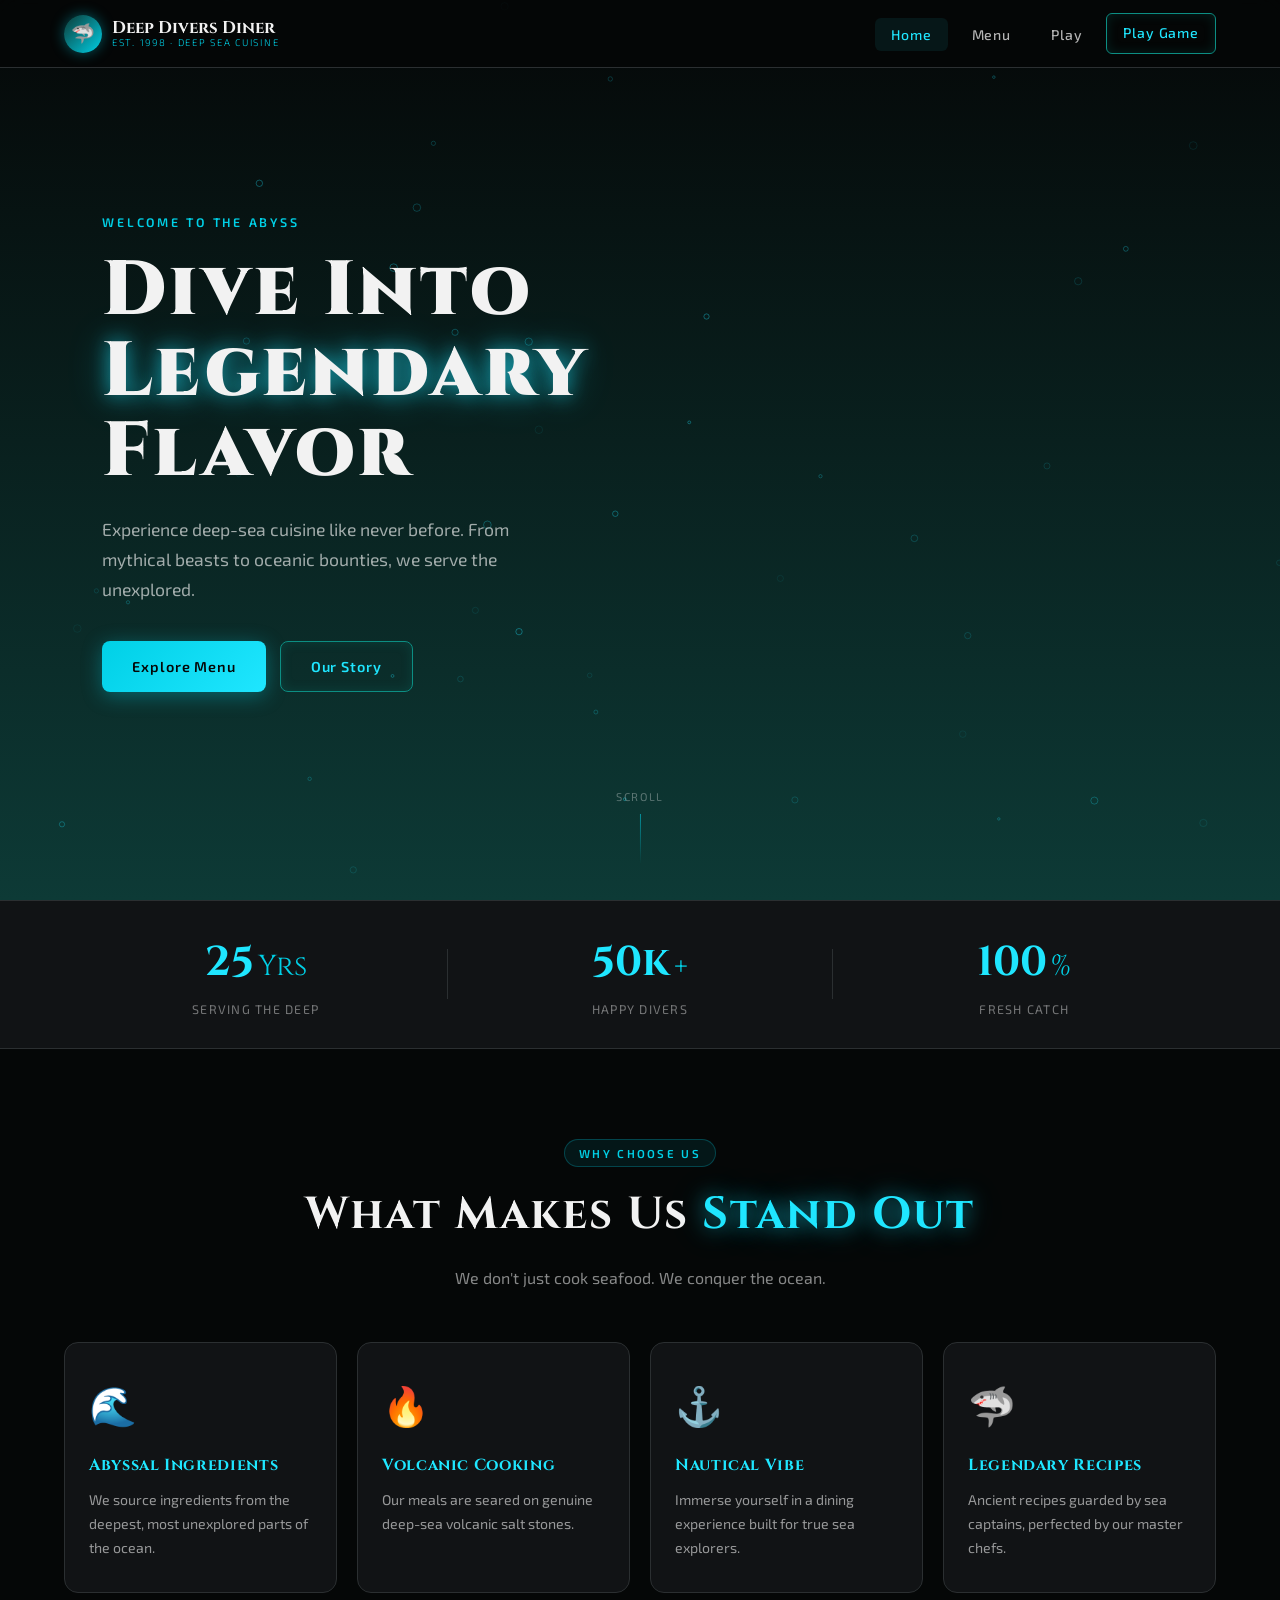
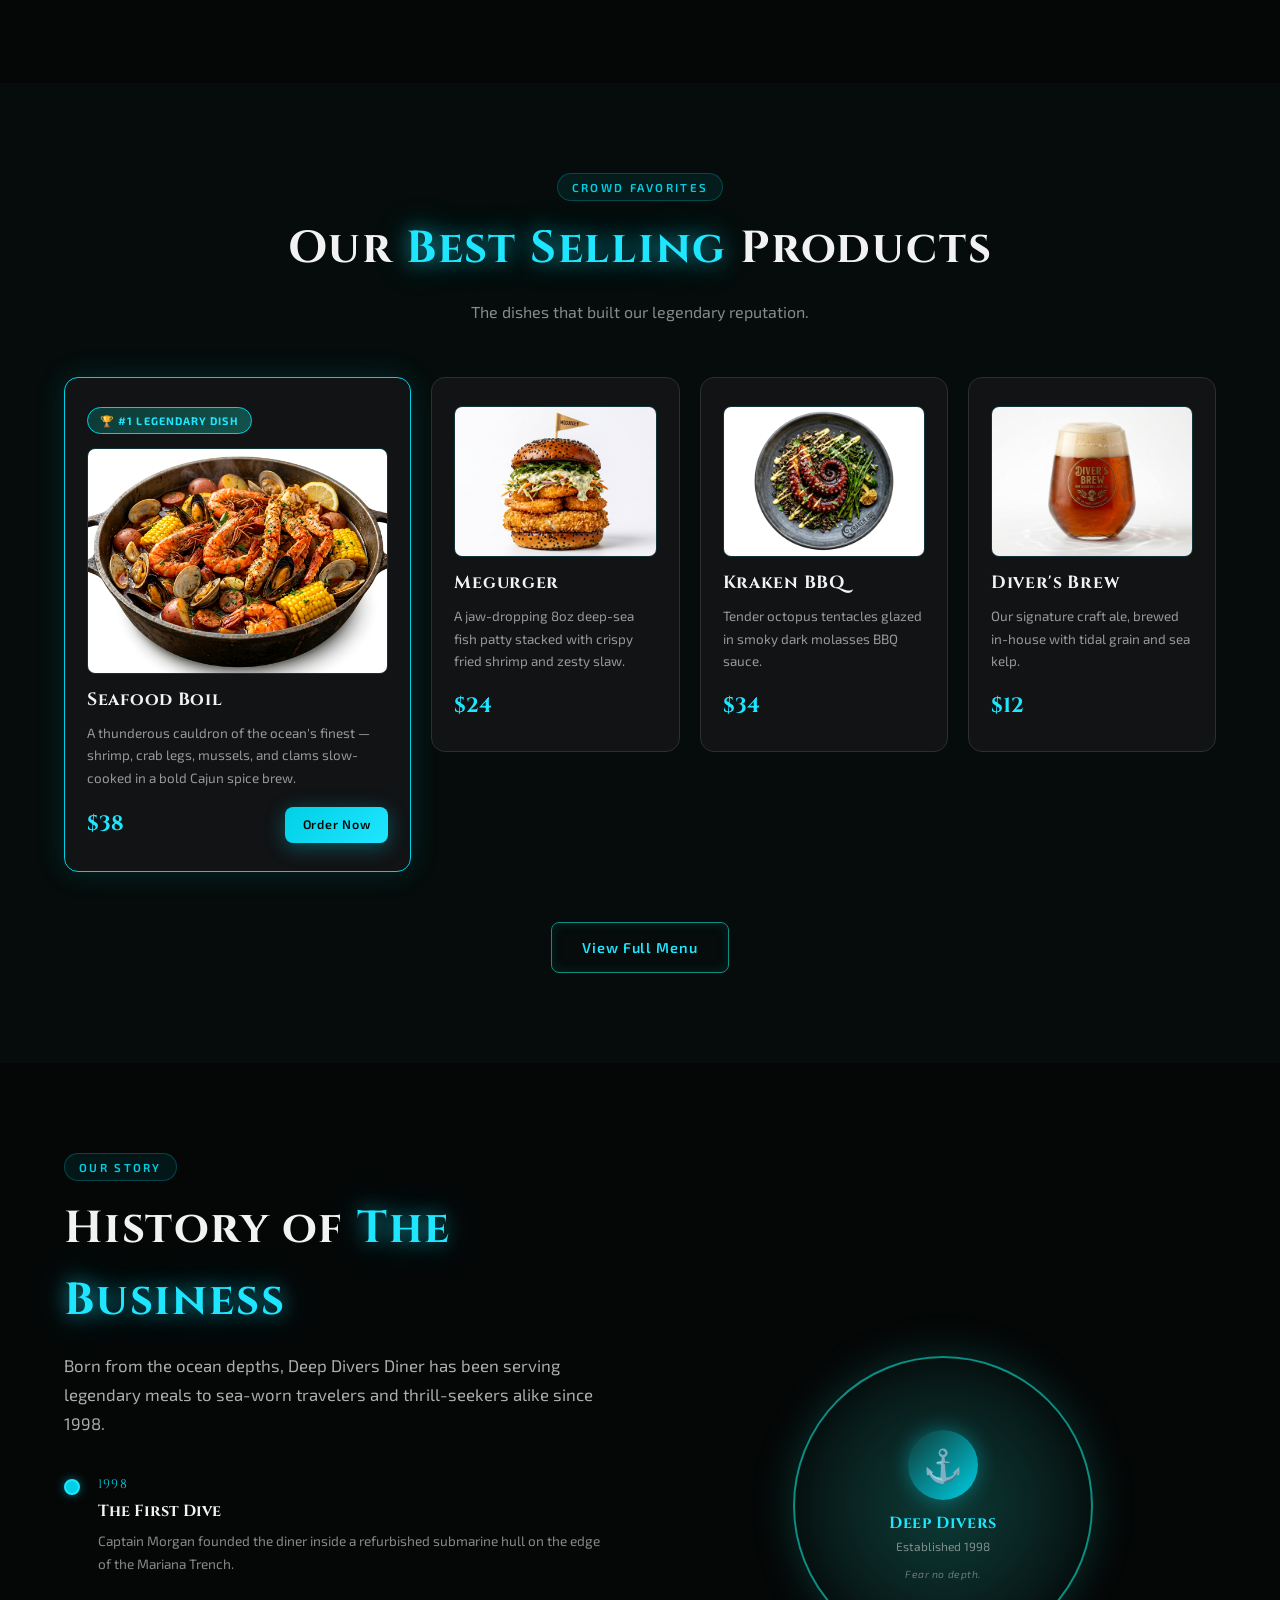
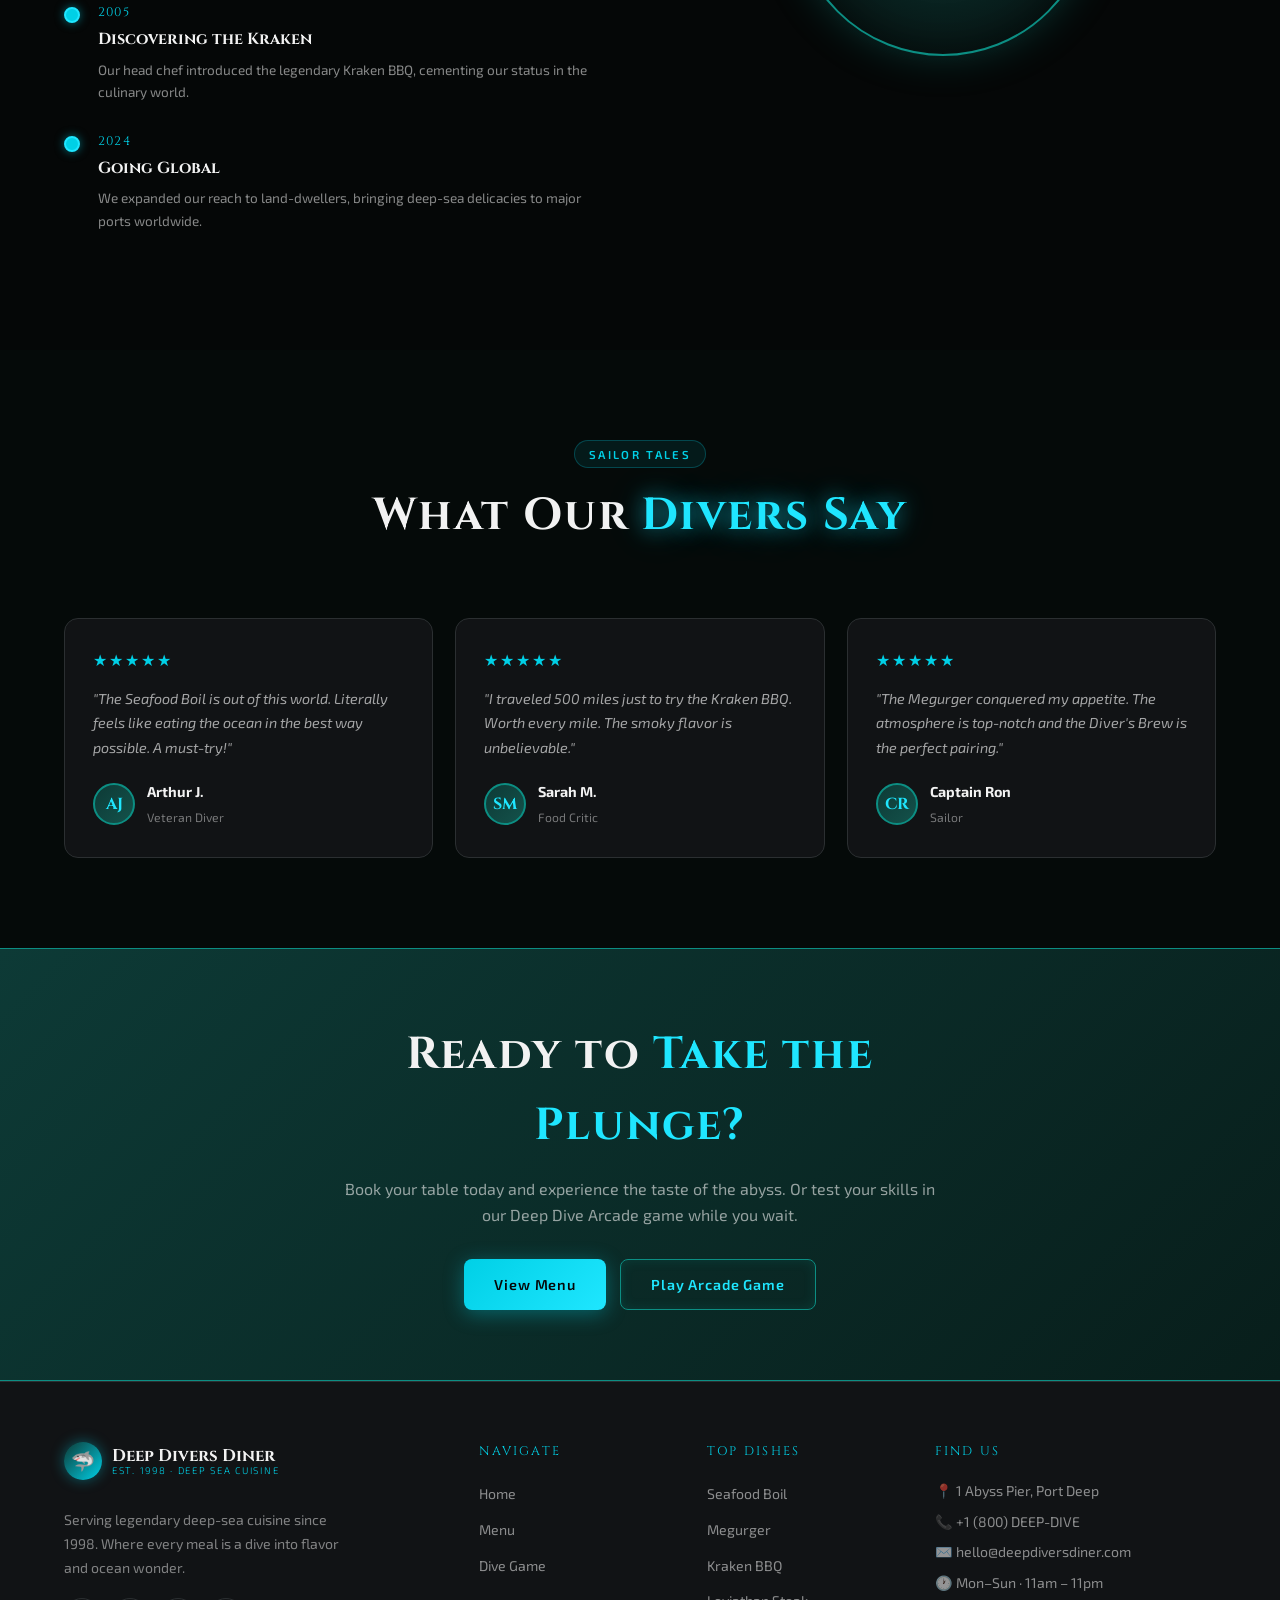
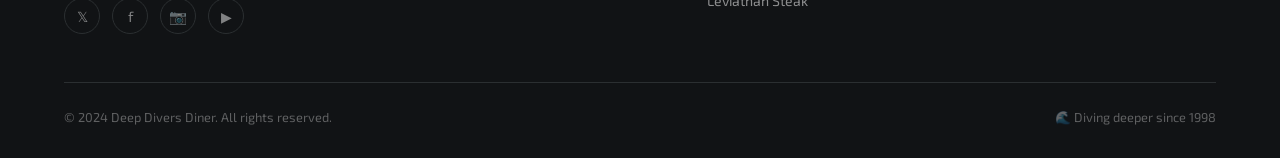
<file: index.html>
<!DOCTYPE html>
<html lang="en">

<head>
    <meta charset="UTF-8" />
    <meta name="viewport" content="width=device-width,initial-scale=1.0" />
    <title>Deep Divers Diner - Home</title>
    <meta name="description"
        content="Welcome to Deep Divers Diner — legendary deep-sea dishes from Seafood Boil to Kraken BBQ and Diver's Brew." />
    <link rel="stylesheet" href="css/style.css" />
    <link rel="stylesheet" href="css/index.css" />
</head>

<body>
    <nav class="navbar" id="navbar">
        <a href="index.html" class="nav-logo">
            <div class="nav-logo-icon">🦈</div>
            <div class="nav-logo-text">Deep Divers Diner<small>Est. 1998 · Deep Sea Cuisine</small></div>
        </a>
        <ul class="nav-links" id="navLinks">
            <li><a href="index.html" class="active">Home</a></li>
            <li><a href="menu.html">Menu</a></li>
            <li><a href="game.html">Play</a></li>
            <li><a href="game.html" class="btn btn-outline nav-cta">Play Game</a></li>
        </ul>
        <div class="nav-hamburger" onclick="document.getElementById('navLinks').classList.toggle('open')">
            <span></span><span></span><span></span>
        </div>
    </nav>
    <!-- HERO SECTION -->
    <section class="hero" id="home" style="padding: 0;">
        <canvas id="heroCanvas"></canvas>
        <div class="hero-content">
            <span class="hero-tag">Welcome to the Abyss</span>
            <h1 class="hero-title">Dive Into <span class="glow-text">Legendary</span> Flavor</h1>
            <p class="hero-sub">Experience deep-sea cuisine like never before. From mythical beasts to oceanic bounties,
                we serve the unexplored.</p>
            <div class="hero-btns">
                <a href="menu.html" class="btn btn-primary">Explore Menu</a>
                <a href="#about" class="btn btn-outline">Our Story</a>
            </div>
        </div>
        <div class="hero-scroll">
            <span>Scroll</span>
            <div class="scroll-line"></div>
        </div>
    </section>
    <!-- STATS BAR -->
    <div class="stats-bar">
        <div class="stat-item">
            <span class="stat-num">25</span>
            <span>Yrs</span>
            <p>Serving the Deep</p>
        </div>
        <div class="stat-divider"></div>
        <div class="stat-item">
            <span class="stat-num">50k</span>
            <span>+</span>
            <p>Happy Divers</p>
        </div>
        <div class="stat-divider"></div>
        <div class="stat-item">
            <span class="stat-num">100</span>
            <span>%</span>
            <p>Fresh Catch</p>
        </div>
    </div>
    <!-- WHY WE STAND OUT -->
    <section id="why-us">
        <div class="section-header"
            style="text-align: center; display: flex; flex-direction: column; align-items: center;">
            <span class="section-tag">Why Choose Us</span>
            <h2 class="section-title">What Makes Us <span class="glow-text">Stand Out</span></h2>
            <p class="section-sub">We don't just cook seafood. We conquer the ocean.</p>
        </div>

        <div class="usp-grid">
            <div class="usp-card glass-card">
                <span class="usp-icon">🌊</span>
                <h3>Abyssal Ingredients</h3>
                <p>We source ingredients from the deepest, most unexplored parts of the ocean.</p>
            </div>
            <div class="usp-card glass-card">
                <span class="usp-icon">🔥</span>
                <h3>Volcanic Cooking</h3>
                <p>Our meals are seared on genuine deep-sea volcanic salt stones.</p>
            </div>
            <div class="usp-card glass-card">
                <span class="usp-icon">⚓</span>
                <h3>Nautical Vibe</h3>
                <p>Immerse yourself in a dining experience built for true sea explorers.</p>
            </div>
            <div class="usp-card glass-card">
                <span class="usp-icon">🦈</span>
                <h3>Legendary Recipes</h3>
                <p>Ancient recipes guarded by sea captains, perfected by our master chefs.</p>
            </div>
        </div>
    </section>
    <!-- BEST SELLERS -->
    <section id="bestsellers" style="background: rgba(13,58,54,0.1);">
        <div class="section-header"
            style="text-align: center; display: flex; flex-direction: column; align-items: center;">
            <span class="section-tag">Crowd Favorites</span>
            <h2 class="section-title">Our <span class="glow-text">Best Selling</span> Products</h2>
            <p class="section-sub">The dishes that built our legendary reputation.</p>
        </div>

        <div class="bs-grid">
            <div class="bs-card glass-card featured">
                <span class="bs-badge">🏆 #1 Legendary Dish</span>
                <img class="bs-photo" src="menu_asset/seafood boil.jpeg" alt="Seafood Boil"/>
                <h3>Seafood Boil</h3>
                <p>A thunderous cauldron of the ocean's finest — shrimp, crab legs, mussels, and clams slow-cooked in a
                    bold Cajun spice brew.</p>
                <div class="bs-footer">
                    <span class="bs-price">$38</span>
                    <a href="menu.html" class="btn btn-primary btn-sm">Order Now</a>
                </div>
            </div>

            <div class="bs-card glass-card">
                <img class="bs-photo" src="menu_asset/megurger.jpeg" alt="Megurger"/>
                <h3>Megurger</h3>
                <p>A jaw-dropping 8oz deep-sea fish patty stacked with crispy fried shrimp and zesty slaw.</p>
                <div class="bs-footer">
                    <span class="bs-price">$24</span>
                </div>
            </div>

            <div class="bs-card glass-card">
                <img class="bs-photo" src="menu_asset/kraken bbq.jpeg" alt="Kraken BBQ"/>
                <h3>Kraken BBQ</h3>
                <p>Tender octopus tentacles glazed in smoky dark molasses BBQ sauce.</p>
                <div class="bs-footer">
                    <span class="bs-price">$34</span>
                </div>
            </div>

            <div class="bs-card glass-card">
                <img class="bs-photo" src="menu_asset/diver brew.jpeg" alt="Diver's Brew"/>
                <h3>Diver's Brew</h3>
                <p>Our signature craft ale, brewed in-house with tidal grain and sea kelp.</p>
                <div class="bs-footer">
                    <span class="bs-price">$12</span>
                </div>
            </div>
        </div>

        <div style="text-align:center; margin-top: 50px;">
            <a href="menu.html" class="btn btn-outline">View Full Menu</a>
        </div>
    </section>
    <!-- HISTORY -->
    <section id="about">
        <div class="history-inner">
            <div>
                <span class="section-tag">Our Story</span>
                <h2 class="section-title">History of <span class="glow-text">The Business</span></h2>
                <p class="history-lead">Born from the ocean depths, Deep Divers Diner has been serving legendary meals
                    to sea-worn travelers and thrill-seekers alike since 1998.</p>

                <div class="timeline">
                    <div class="tl-item">
                        <div class="tl-dot"></div>
                        <div class="tl-content">
                            <span class="tl-year">1998</span>
                            <h4>The First Dive</h4>
                            <p>Captain Morgan founded the diner inside a refurbished submarine hull on the edge of the
                                Mariana Trench.</p>
                        </div>
                    </div>
                    <div class="tl-item">
                        <div class="tl-dot"></div>
                        <div class="tl-content">
                            <span class="tl-year">2005</span>
                            <h4>Discovering the Kraken</h4>
                            <p>Our head chef introduced the legendary Kraken BBQ, cementing our status in the culinary
                                world.</p>
                        </div>
                    </div>
                    <div class="tl-item">
                        <div class="tl-dot"></div>
                        <div class="tl-content">
                            <span class="tl-year">2024</span>
                            <h4>Going Global</h4>
                            <p>We expanded our reach to land-dwellers, bringing deep-sea delicacies to major ports
                                worldwide.</p>
                        </div>
                    </div>
                </div>
            </div>

            <div class="history-visual">
                <div class="history-img-wrap">
                    <div class="history-img-glow"></div>
                    <div class="history-emblem">
                        <div class="emblem-ring">⚓</div>
                        <h3>Deep Divers</h3>
                        <p>Established 1998</p>
                        <span class="emblem-tagline">Fear no depth.</span>
                    </div>
                </div>
            </div>
        </div>
    </section>
    <!-- TESTIMONIALS -->
    <section id="reviews" style="background: rgba(13,58,54,0.05);">
        <div class="section-header"
            style="text-align: center; display: flex; flex-direction: column; align-items: center;">
            <span class="section-tag">Sailor Tales</span>
            <h2 class="section-title">What Our <span class="glow-text">Divers Say</span></h2>
        </div>

        <div class="testi-grid">
            <div class="testi-card glass-card">
                <div class="testi-stars">★★★★★</div>
                <p>"The Seafood Boil is out of this world. Literally feels like eating the ocean in the best way
                    possible. A must-try!"</p>
                <div class="testi-author">
                    <div class="testi-avatar">AJ</div>
                    <div>
                        <strong>Arthur J.</strong>
                        <span>Veteran Diver</span>
                    </div>
                </div>
            </div>
            <div class="testi-card glass-card">
                <div class="testi-stars">★★★★★</div>
                <p>"I traveled 500 miles just to try the Kraken BBQ. Worth every mile. The smoky flavor is
                    unbelievable."</p>
                <div class="testi-author">
                    <div class="testi-avatar">SM</div>
                    <div>
                        <strong>Sarah M.</strong>
                        <span>Food Critic</span>
                    </div>
                </div>
            </div>
            <div class="testi-card glass-card">
                <div class="testi-stars">★★★★★</div>
                <p>"The Megurger conquered my appetite. The atmosphere is top-notch and the Diver's Brew is the perfect
                    pairing."</p>
                <div class="testi-author">
                    <div class="testi-avatar">CR</div>
                    <div>
                        <strong>Captain Ron</strong>
                        <span>Sailor</span>
                    </div>
                </div>
            </div>
        </div>
    </section>
    <!-- CTA -->
    <section class="cta-banner" style="padding: 70px 5%; margin: 0;">
        <div class="cta-inner">
            <h2>Ready to <span>Take the Plunge?</span></h2>
            <p>Book your table today and experience the taste of the abyss. Or test your skills in our Deep Dive Arcade
                game while you wait.</p>
            <div class="cta-btns">
                <a href="menu.html" class="btn btn-primary">View Menu</a>
                <a href="game.html" class="btn btn-outline">Play Arcade Game</a>
            </div>
        </div>
    </section>
    <footer>
        <div class="footer-grid">
            <div class="footer-brand">
                <a href="index.html" class="nav-logo" style="display:inline-flex;margin-bottom:14px;">
                    <div class="nav-logo-icon">🦈</div>
                    <div class="nav-logo-text">Deep Divers Diner<small>Est. 1998 · Deep Sea Cuisine</small></div>
                </a>
                <p>Serving legendary deep-sea cuisine since 1998. Where every meal is a dive into flavor and ocean
                    wonder.</p>
                <div class="footer-socials" style="margin-top:18px;">
                    <a href="#" class="social-btn">𝕏</a><a href="#" class="social-btn">f</a>
                    <a href="#" class="social-btn">📷</a><a href="#" class="social-btn">▶</a>
                </div>
            </div>
            <div>
                <p class="footer-heading">Navigate</p>
                <ul class="footer-links">
                    <li><a href="index.html">Home</a></li>
                    <li><a href="menu.html">Menu</a></li>
                    <li><a href="game.html">Dive Game</a></li>
                </ul>
            </div>
            <div>
                <p class="footer-heading">Top Dishes</p>
                <ul class="footer-links">
                    <li><a href="menu.html">Seafood Boil</a></li>
                    <li><a href="menu.html">Megurger</a></li>
                    <li><a href="menu.html">Kraken BBQ</a></li>
                    <li><a href="menu.html">Leviathan Steak</a></li>
                </ul>
            </div>
            <div>
                <p class="footer-heading">Find Us</p>
                <p class="footer-contact-line">📍 1 Abyss Pier, Port Deep</p>
                <p class="footer-contact-line">📞 +1 (800) DEEP-DIVE</p>
                <p class="footer-contact-line">✉️ hello@deepdiversdiner.com</p>
                <p class="footer-contact-line">🕐 Mon–Sun · 11am – 11pm</p>
            </div>
        </div>
        <div class="footer-bottom">
            <span>© 2024 Deep Divers Diner. All rights reserved.</span>
            <span>🌊 Diving deeper since 1998</span>
        </div>
    </footer>
    <script>
        window.addEventListener('scroll', () => { document.getElementById('navbar').style.background = window.scrollY > 50 ? 'rgba(5,7,7,0.98)' : 'rgba(5,7,7,0.85)'; });
        // Hero canvas animation
        const canvas = document.getElementById('heroCanvas');
        if (canvas) {
            const ctx = canvas.getContext('2d');
            let W, H, bubs = [];
            function rsz() { W = canvas.width = window.innerWidth; H = canvas.height = canvas.parentElement.offsetHeight; }
            rsz(); window.addEventListener('resize', rsz);
            function mkb() { return { x: Math.random() * W, y: H + 10, r: Math.random() * 3 + 1, sp: Math.random() * 0.7 + 0.2, op: Math.random() * 0.3 + 0.05 }; }
            for (let i = 0; i < 50; i++) bubs.push({ ...mkb(), y: Math.random() * H });
            (function loop() {
                const g = ctx.createLinearGradient(0, 0, 0, H);
                g.addColorStop(0, '#050707'); g.addColorStop(1, '#0D3A36');
                ctx.fillStyle = g; ctx.fillRect(0, 0, W, H);
                bubs.forEach((b, i) => {
                    b.y -= b.sp;
                    if (b.y < -5) bubs[i] = mkb();
                    ctx.beginPath();
                    ctx.arc(b.x, b.y, b.r, 0, Math.PI * 2);
                    ctx.strokeStyle = `rgba(31,230,255,${b.op})`;
                    ctx.lineWidth = 1;
                    ctx.stroke();
                });
                requestAnimationFrame(loop);
            })();
        }
    </script>
</body>

</html>
</file>
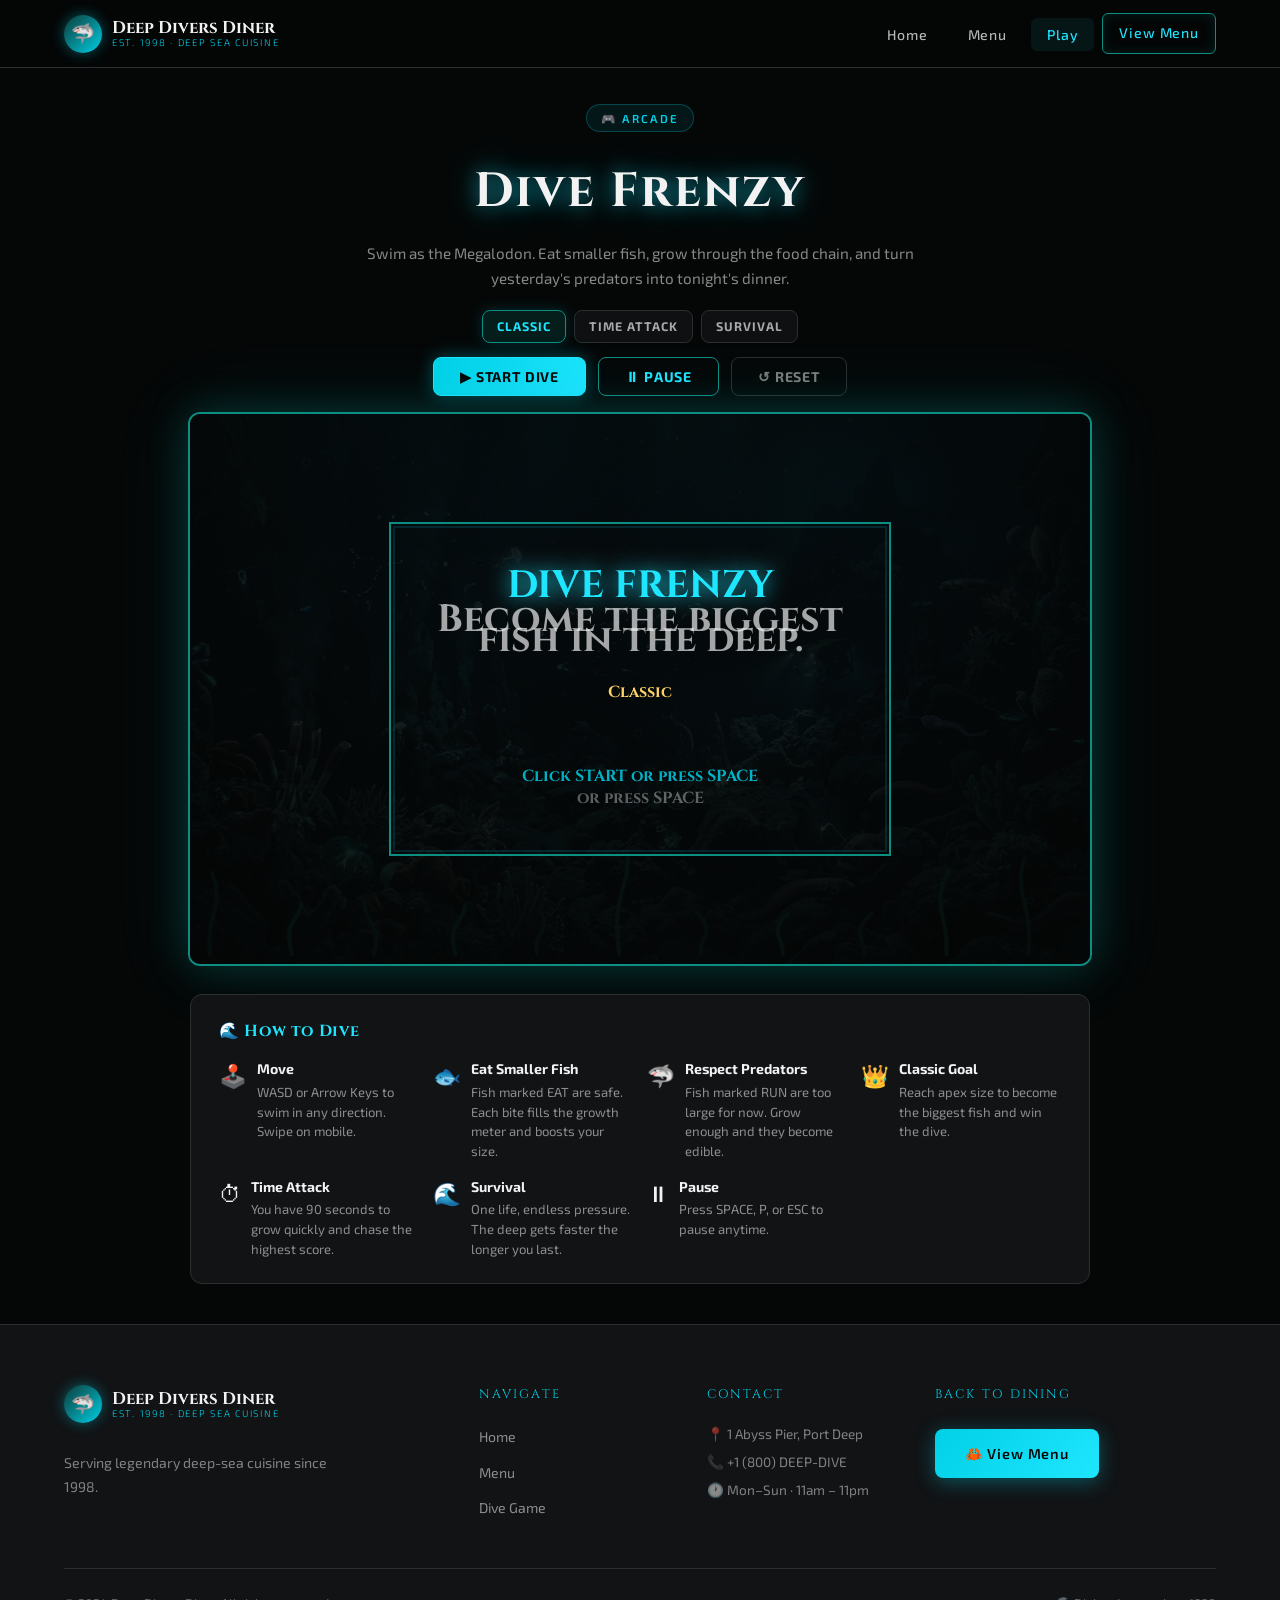
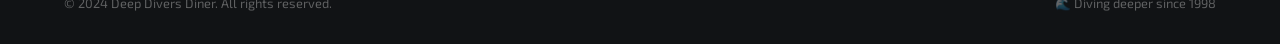
<file: game.html>
<!DOCTYPE html>
<html lang="en">
<head>
<meta charset="UTF-8"/><meta name="viewport" content="width=device-width,initial-scale=1.0"/>
<title>Dive Frenzy – Deep Divers Diner</title>
<meta name="description" content="Play Dive Frenzy — the Deep Divers Diner arcade game. Swim as the Megalodon, eat smaller fish, and survive the deep!"/>
<link rel="stylesheet" href="css/style.css"/>
<style>
.game-page { padding-top:68px; min-height:100vh; background:var(--bg-black); }
.game-header { text-align:center; padding:36px 5% 20px; }
.game-header h1 { font-size:clamp(1.8rem,4vw,3rem); margin:10px 0; }
.game-header p { color:rgba(242,242,242,0.55); font-size:0.95rem; max-width:560px; margin:0 auto; }
.game-wrap {
  display:flex; flex-direction:column; align-items:center;
  padding:0 5% 40px;
}
.game-controls-bar {
  display:flex; gap:12px; margin-bottom:16px; flex-wrap:wrap; justify-content:center;
}
.mode-selector {
  display:flex; gap:8px; flex-wrap:wrap; justify-content:center; margin-bottom:14px;
}
.mode-btn {
  padding:8px 14px; border-radius:8px; border:1px solid var(--gray-border);
  background:rgba(17,19,21,0.82); color:rgba(242,242,242,0.68);
  font-family:'Exo 2',sans-serif; font-size:0.78rem; font-weight:700;
  letter-spacing:0.08em; text-transform:uppercase; cursor:pointer;
  transition:color 0.2s,border-color 0.2s,background 0.2s,box-shadow 0.2s;
}
.mode-btn:hover,
.mode-btn.active {
  color:var(--bright-aqua); border-color:var(--neon-outline);
  background:rgba(12,142,131,0.16); box-shadow:0 0 14px rgba(0,208,230,0.18);
}
.game-btn {
  padding:10px 26px; border-radius:8px; font-family:'Exo 2',sans-serif;
  font-size:0.88rem; font-weight:700; letter-spacing:0.06em;
  cursor:pointer; border:1.5px solid; transition:all 0.2s;
}
.game-btn-start { background:linear-gradient(135deg,#00D0E6,#1FE6FF); color:#050707; border-color:#1FE6FF; box-shadow:0 0 18px rgba(0,208,230,0.35); }
.game-btn-start:hover { transform:translateY(-2px); box-shadow:0 6px 24px rgba(31,230,255,0.5); }
.game-btn-pause { background:transparent; color:var(--bright-aqua); border-color:var(--neon-outline); }
.game-btn-pause:hover { background:rgba(12,142,131,0.15); }
.game-btn-reset { background:transparent; color:rgba(242,242,242,0.5); border-color:var(--gray-border); }
.game-btn-reset:hover { border-color:#ff6666; color:#ff9999; }
#gameCanvas {
  border:2px solid var(--neon-outline);
  border-radius:12px;
  box-shadow:0 0 40px rgba(12,142,131,0.3), 0 0 80px rgba(0,208,230,0.1);
  max-width:100%;
  cursor:none;
  display:block;
}
.game-instructions {
  margin-top:28px;
  background:var(--dark-panel);
  border:1px solid var(--gray-border);
  border-radius:12px;
  padding:24px 28px;
  max-width:900px;
  width:100%;
}
.game-instructions h3 { font-family:'Cinzel',serif; color:var(--bright-aqua); font-size:1rem; margin-bottom:14px; }
.instr-grid { display:grid; grid-template-columns:repeat(auto-fit,minmax(200px,1fr)); gap:14px; }
.instr-item { display:flex; align-items:flex-start; gap:10px; }
.instr-icon { font-size:1.4rem; flex-shrink:0; }
.instr-item p { font-size:0.82rem; color:rgba(242,242,242,0.55); line-height:1.5; }
.instr-item strong { display:block; color:var(--soft-white); font-size:0.88rem; margin-bottom:2px; }
</style>
</head>
<body>

<nav class="navbar" id="navbar">
  <a href="index.html" class="nav-logo">
    <div class="nav-logo-icon">🦈</div>
    <div class="nav-logo-text">Deep Divers Diner<small>Est. 1998 · Deep Sea Cuisine</small></div>
  </a>
  <ul class="nav-links" id="navLinks">
    <li><a href="index.html">Home</a></li>
    <li><a href="menu.html">Menu</a></li>
    <li><a href="game.html" class="active">Play</a></li>
    <li><a href="menu.html" class="btn btn-outline nav-cta">View Menu</a></li>
  </ul>
  <div class="nav-hamburger" onclick="document.getElementById('navLinks').classList.toggle('open')">
    <span></span><span></span><span></span>
  </div>
</nav>

<div class="game-page">
  <div class="game-header">
    <span class="section-tag">🎮 Arcade</span>
    <h1><span class="glow-text">Dive Frenzy</span></h1>
    <p>Swim as the Megalodon. Eat smaller fish, grow through the food chain, and turn yesterday's predators into tonight's dinner.</p>
  </div>

  <div class="game-wrap">
    <div class="mode-selector" aria-label="Game modes">
      <button class="mode-btn active" data-mode="classic" onclick="setGameMode('classic')">Classic</button>
      <button class="mode-btn" data-mode="timeAttack" onclick="setGameMode('timeAttack')">Time Attack</button>
      <button class="mode-btn" data-mode="survival" onclick="setGameMode('survival')">Survival</button>
    </div>
    <div class="game-controls-bar">
      <button class="game-btn game-btn-start" onclick="startGame()">▶ START DIVE</button>
      <button class="game-btn game-btn-pause" onclick="pauseGame()">⏸ PAUSE</button>
      <button class="game-btn game-btn-reset" onclick="resetGame()">↺ RESET</button>
    </div>

    <canvas id="gameCanvas"></canvas>

    <div class="game-instructions">
      <h3>🌊 How to Dive</h3>
      <div class="instr-grid">
        <div class="instr-item"><div class="instr-icon">🕹️</div><div><strong>Move</strong><p>WASD or Arrow Keys to swim in any direction. Swipe on mobile.</p></div></div>
        <div class="instr-item"><div class="instr-icon">🐟</div><div><strong>Eat Smaller Fish</strong><p>Fish marked EAT are safe. Each bite fills the growth meter and boosts your size.</p></div></div>
        <div class="instr-item"><div class="instr-icon">🦈</div><div><strong>Respect Predators</strong><p>Fish marked RUN are too large for now. Grow enough and they become edible.</p></div></div>
        <div class="instr-item"><div class="instr-icon">👑</div><div><strong>Classic Goal</strong><p>Reach apex size to become the biggest fish and win the dive.</p></div></div>
        <div class="instr-item"><div class="instr-icon">⏱</div><div><strong>Time Attack</strong><p>You have 90 seconds to grow quickly and chase the highest score.</p></div></div>
        <div class="instr-item"><div class="instr-icon">🌊</div><div><strong>Survival</strong><p>One life, endless pressure. The deep gets faster the longer you last.</p></div></div>
        <div class="instr-item"><div class="instr-icon">⏸</div><div><strong>Pause</strong><p>Press SPACE, P, or ESC to pause anytime.</p></div></div>
      </div>
    </div>
  </div>
</div>

<footer>
  <div class="footer-grid">
    <div class="footer-brand">
      <a href="index.html" class="nav-logo" style="display:inline-flex;margin-bottom:14px;">
        <div class="nav-logo-icon">🦈</div>
        <div class="nav-logo-text">Deep Divers Diner<small>Est. 1998 · Deep Sea Cuisine</small></div>
      </a>
      <p>Serving legendary deep-sea cuisine since 1998.</p>
    </div>
    <div>
      <p class="footer-heading">Navigate</p>
      <ul class="footer-links">
        <li><a href="index.html">Home</a></li>
        <li><a href="menu.html">Menu</a></li>
        <li><a href="game.html">Dive Game</a></li>
      </ul>
    </div>
    <div>
      <p class="footer-heading">Contact</p>
      <p style="color:rgba(242,242,242,0.5);font-size:0.85rem;margin-bottom:6px;">📍 1 Abyss Pier, Port Deep</p>
      <p style="color:rgba(242,242,242,0.5);font-size:0.85rem;margin-bottom:6px;">📞 +1 (800) DEEP-DIVE</p>
      <p style="color:rgba(242,242,242,0.5);font-size:0.85rem;">🕐 Mon–Sun · 11am – 11pm</p>
    </div>
    <div>
      <p class="footer-heading">Back to Dining</p>
      <a href="menu.html" class="btn btn-primary" style="margin-top:6px;">🦀 View Menu</a>
    </div>
  </div>
  <div class="footer-bottom">
    <span>© 2024 Deep Divers Diner. All rights reserved.</span>
    <span>🌊 Diving deeper since 1998</span>
  </div>
</footer>

<script src="game.js"></script>
<script>
window.addEventListener('scroll',()=>{ document.getElementById('navbar').style.background=window.scrollY>50?'rgba(5,7,7,0.98)':'rgba(5,7,7,0.85)'; });
</script>
</body>
</html>
</file>
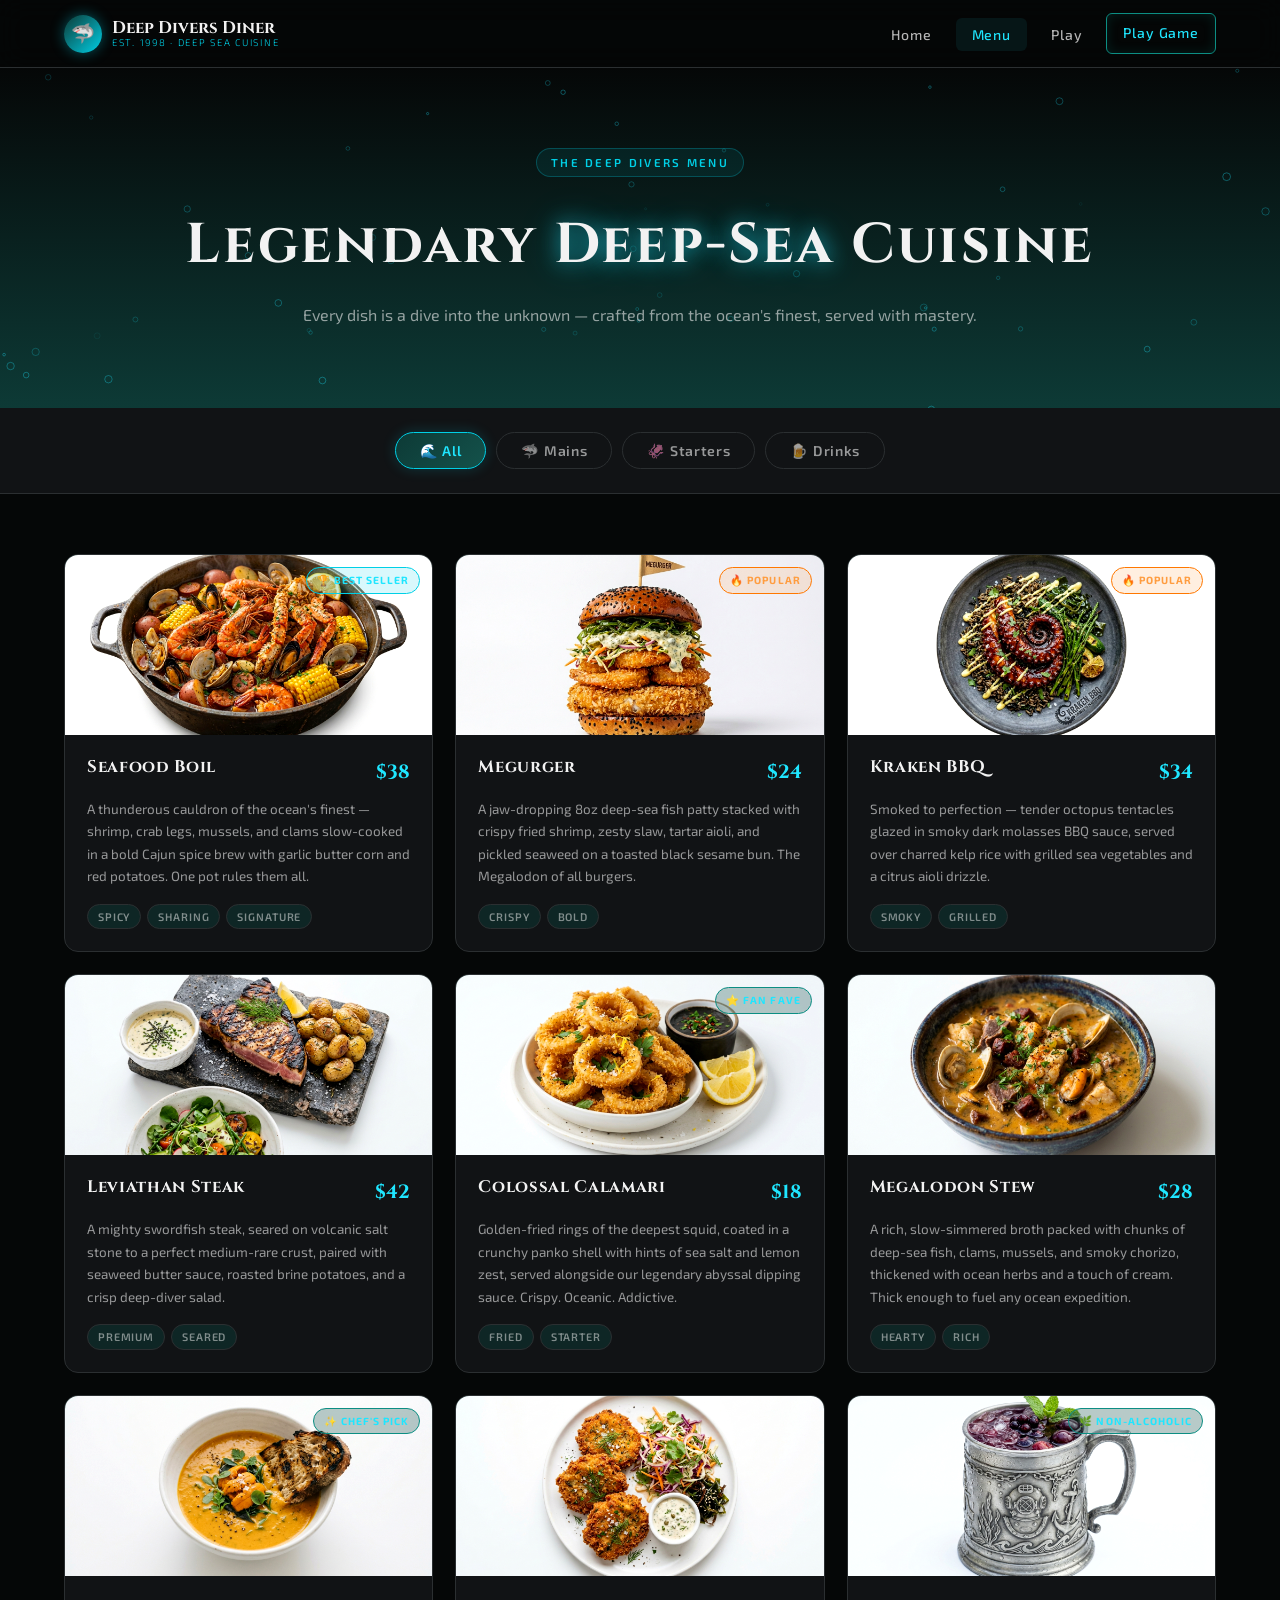
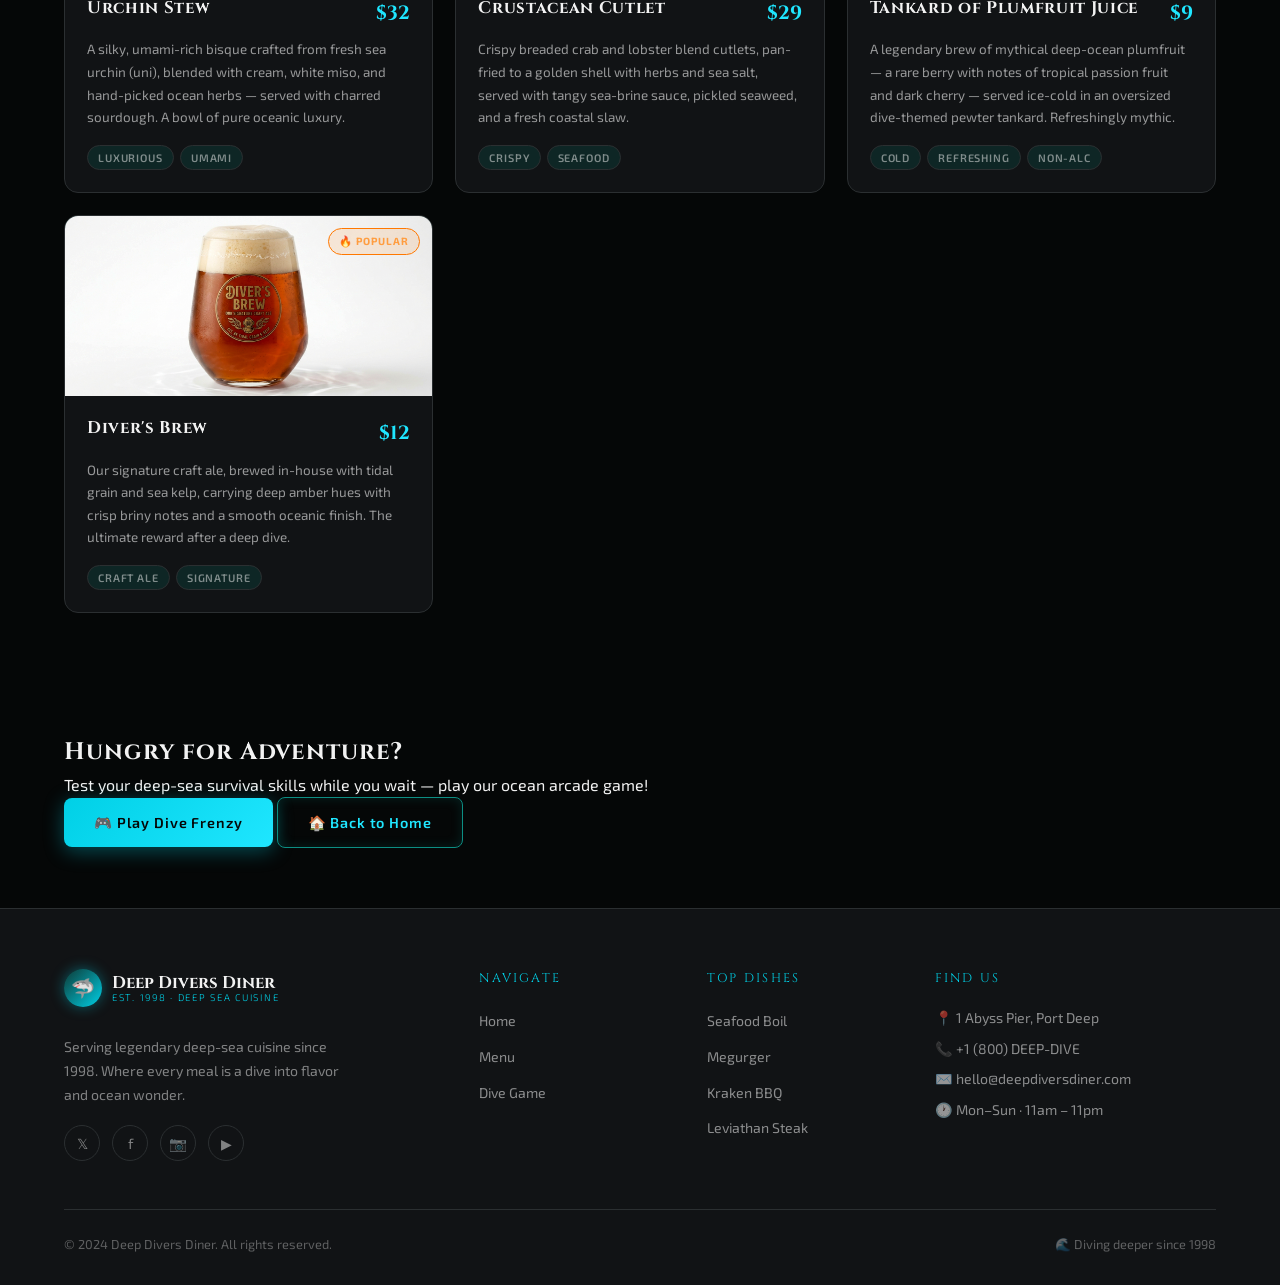
<file: menu.html>
<!DOCTYPE html>
<html lang="en">
<head>
<meta charset="UTF-8"/><meta name="viewport" content="width=device-width,initial-scale=1.0"/>
<title>Menu – Deep Divers Diner</title>
<meta name="description" content="Explore the full Deep Divers Diner menu — legendary deep-sea dishes from Seafood Boil to Kraken BBQ and Diver's Brew."/>
<link rel="stylesheet" href="css/style.css"/>
<link rel="stylesheet" href="css/menu.css"/>
</head>
<body>

<nav class="navbar" id="navbar">
  <a href="index.html" class="nav-logo">
    <div class="nav-logo-icon">🦈</div>
    <div class="nav-logo-text">Deep Divers Diner<small>Est. 1998 · Deep Sea Cuisine</small></div>
  </a>
  <ul class="nav-links" id="navLinks">
    <li><a href="index.html">Home</a></li>
    <li><a href="menu.html" class="active">Menu</a></li>
    <li><a href="game.html">Play</a></li>
    <li><a href="game.html" class="btn btn-outline nav-cta">Play Game</a></li>
  </ul>
  <div class="nav-hamburger" onclick="document.getElementById('navLinks').classList.toggle('open')">
    <span></span><span></span><span></span>
  </div>
</nav>

<!-- PAGE HERO -->
<div class="menu-hero">
  <canvas id="menuCanvas"></canvas>
  <div class="menu-hero-content">
    <span class="section-tag">The Deep Divers Menu</span>
    <h1>Legendary <span class="glow-text">Deep-Sea</span> Cuisine</h1>
    <p>Every dish is a dive into the unknown — crafted from the ocean's finest, served with mastery.</p>
  </div>
</div>

<!-- FILTER TABS -->
<div class="menu-tabs-bar">
  <button class="menu-tab active" onclick="filterMenu('all',this)">🌊 All</button>
  <button class="menu-tab" onclick="filterMenu('mains',this)">🦈 Mains</button>
  <button class="menu-tab" onclick="filterMenu('starters',this)">🦑 Starters</button>
  <button class="menu-tab" onclick="filterMenu('drinks',this)">🍺 Drinks</button>
</div>

<!-- MENU GRID -->
<section class="menu-section">
  <div class="menu-grid" id="menuGrid">

    <div class="menu-card glass-card" data-cat="mains">
      <div class="menu-card-top">
        <img class="menu-photo" src="menu_asset/seafood boil.jpeg" alt="Seafood Boil"/>
        <div class="menu-badge bestseller">🏆 Best Seller</div>
      </div>
      <div class="menu-card-body">
        <div class="menu-card-header">
          <h3>Seafood Boil</h3>
          <span class="menu-price">$38</span>
        </div>
        <p>A thunderous cauldron of the ocean's finest — shrimp, crab legs, mussels, and clams slow-cooked in a bold Cajun spice brew with garlic butter corn and red potatoes. One pot rules them all.</p>
        <div class="menu-tags"><span class="tag">Spicy</span><span class="tag">Sharing</span><span class="tag">Signature</span></div>
      </div>
    </div>

    <div class="menu-card glass-card" data-cat="mains">
      <div class="menu-card-top">
        <img class="menu-photo" src="menu_asset/megurger.jpeg" alt="Megurger"/>
        <div class="menu-badge popular">🔥 Popular</div>
      </div>
      <div class="menu-card-body">
        <div class="menu-card-header">
          <h3>Megurger</h3>
          <span class="menu-price">$24</span>
        </div>
        <p>A jaw-dropping 8oz deep-sea fish patty stacked with crispy fried shrimp, zesty slaw, tartar aioli, and pickled seaweed on a toasted black sesame bun. The Megalodon of all burgers.</p>
        <div class="menu-tags"><span class="tag">Crispy</span><span class="tag">Bold</span></div>
      </div>
    </div>

    <div class="menu-card glass-card" data-cat="mains">
      <div class="menu-card-top">
        <img class="menu-photo" src="menu_asset/kraken bbq.jpeg" alt="Kraken BBQ"/>
        <div class="menu-badge popular">🔥 Popular</div>
      </div>
      <div class="menu-card-body">
        <div class="menu-card-header">
          <h3>Kraken BBQ</h3>
          <span class="menu-price">$34</span>
        </div>
        <p>Smoked to perfection — tender octopus tentacles glazed in smoky dark molasses BBQ sauce, served over charred kelp rice with grilled sea vegetables and a citrus aioli drizzle.</p>
        <div class="menu-tags"><span class="tag">Smoky</span><span class="tag">Grilled</span></div>
      </div>
    </div>

    <div class="menu-card glass-card" data-cat="mains">
      <div class="menu-card-top">
        <img class="menu-photo" src="menu_asset/leviathan steak.jpeg" alt="Leviathan Steak"/>
      </div>
      <div class="menu-card-body">
        <div class="menu-card-header">
          <h3>Leviathan Steak</h3>
          <span class="menu-price">$42</span>
        </div>
        <p>A mighty swordfish steak, seared on volcanic salt stone to a perfect medium-rare crust, paired with seaweed butter sauce, roasted brine potatoes, and a crisp deep-diver salad.</p>
        <div class="menu-tags"><span class="tag">Premium</span><span class="tag">Seared</span></div>
      </div>
    </div>

    <div class="menu-card glass-card" data-cat="starters">
      <div class="menu-card-top">
        <img class="menu-photo" src="menu_asset/clossal calamari.jpeg" alt="Colossal Calamari"/>
        <div class="menu-badge">⭐ Fan Fave</div>
      </div>
      <div class="menu-card-body">
        <div class="menu-card-header">
          <h3>Colossal Calamari</h3>
          <span class="menu-price">$18</span>
        </div>
        <p>Golden-fried rings of the deepest squid, coated in a crunchy panko shell with hints of sea salt and lemon zest, served alongside our legendary abyssal dipping sauce. Crispy. Oceanic. Addictive.</p>
        <div class="menu-tags"><span class="tag">Fried</span><span class="tag">Starter</span></div>
      </div>
    </div>

    <div class="menu-card glass-card" data-cat="mains">
      <div class="menu-card-top">
        <img class="menu-photo" src="menu_asset/megalodon stew.jpeg" alt="Megalodon Stew"/>
      </div>
      <div class="menu-card-body">
        <div class="menu-card-header">
          <h3>Megalodon Stew</h3>
          <span class="menu-price">$28</span>
        </div>
        <p>A rich, slow-simmered broth packed with chunks of deep-sea fish, clams, mussels, and smoky chorizo, thickened with ocean herbs and a touch of cream. Thick enough to fuel any ocean expedition.</p>
        <div class="menu-tags"><span class="tag">Hearty</span><span class="tag">Rich</span></div>
      </div>
    </div>

    <div class="menu-card glass-card" data-cat="starters">
      <div class="menu-card-top">
        <img class="menu-photo" src="menu_asset/urchin stew.jpeg" alt="Urchin Stew"/>
        <div class="menu-badge">✨ Chef's Pick</div>
      </div>
      <div class="menu-card-body">
        <div class="menu-card-header">
          <h3>Urchin Stew</h3>
          <span class="menu-price">$32</span>
        </div>
        <p>A silky, umami-rich bisque crafted from fresh sea urchin (uni), blended with cream, white miso, and hand-picked ocean herbs — served with charred sourdough. A bowl of pure oceanic luxury.</p>
        <div class="menu-tags"><span class="tag">Luxurious</span><span class="tag">Umami</span></div>
      </div>
    </div>

    <div class="menu-card glass-card" data-cat="mains">
      <div class="menu-card-top">
        <img class="menu-photo" src="menu_asset/crustacean cutlet.jpeg" alt="Crustacean Cutlet"/>
      </div>
      <div class="menu-card-body">
        <div class="menu-card-header">
          <h3>Crustacean Cutlet</h3>
          <span class="menu-price">$29</span>
        </div>
        <p>Crispy breaded crab and lobster blend cutlets, pan-fried to a golden shell with herbs and sea salt, served with tangy sea-brine sauce, pickled seaweed, and a fresh coastal slaw.</p>
        <div class="menu-tags"><span class="tag">Crispy</span><span class="tag">Seafood</span></div>
      </div>
    </div>

    <div class="menu-card glass-card" data-cat="drinks">
      <div class="menu-card-top">
        <img class="menu-photo" src="menu_asset/tankard of plumfruit juice.jpeg" alt="Tankard of Plumfruit Juice"/>
        <div class="menu-badge">🌿 Non-Alcoholic</div>
      </div>
      <div class="menu-card-body">
        <div class="menu-card-header">
          <h3>Tankard of Plumfruit Juice</h3>
          <span class="menu-price">$9</span>
        </div>
        <p>A legendary brew of mythical deep-ocean plumfruit — a rare berry with notes of tropical passion fruit and dark cherry — served ice-cold in an oversized dive-themed pewter tankard. Refreshingly mythic.</p>
        <div class="menu-tags"><span class="tag">Cold</span><span class="tag">Refreshing</span><span class="tag">Non-Alc</span></div>
      </div>
    </div>

    <div class="menu-card glass-card" data-cat="drinks">
      <div class="menu-card-top">
        <img class="menu-photo" src="menu_asset/diver brew.jpeg" alt="Diver's Brew"/>
        <div class="menu-badge popular">🔥 Popular</div>
      </div>
      <div class="menu-card-body">
        <div class="menu-card-header">
          <h3>Diver's Brew</h3>
          <span class="menu-price">$12</span>
        </div>
        <p>Our signature craft ale, brewed in-house with tidal grain and sea kelp, carrying deep amber hues with crisp briny notes and a smooth oceanic finish. The ultimate reward after a deep dive.</p>
        <div class="menu-tags"><span class="tag">Craft Ale</span><span class="tag">Signature</span></div>
      </div>
    </div>

  </div>
</section>

<!-- CTA -->
<section class="cta-banner" style="padding:60px 5%;">
  <div class="cta-inner">
    <h2>Hungry for <span>Adventure?</span></h2>
    <p>Test your deep-sea survival skills while you wait — play our ocean arcade game!</p>
    <div class="cta-btns">
      <a href="game.html" class="btn btn-primary">🎮 Play Dive Frenzy</a>
      <a href="index.html" class="btn btn-outline">🏠 Back to Home</a>
    </div>
  </div>
</section>

<footer>
  <div class="footer-grid">
    <div class="footer-brand">
      <a href="index.html" class="nav-logo" style="display:inline-flex;margin-bottom:14px;">
        <div class="nav-logo-icon">🦈</div>
        <div class="nav-logo-text">Deep Divers Diner<small>Est. 1998 · Deep Sea Cuisine</small></div>
      </a>
      <p>Serving legendary deep-sea cuisine since 1998. Where every meal is a dive into flavor and ocean wonder.</p>
      <div class="footer-socials" style="margin-top:18px;">
        <a href="#" class="social-btn">𝕏</a><a href="#" class="social-btn">f</a>
        <a href="#" class="social-btn">📷</a><a href="#" class="social-btn">▶</a>
      </div>
    </div>
    <div>
      <p class="footer-heading">Navigate</p>
      <ul class="footer-links">
        <li><a href="index.html">Home</a></li>
        <li><a href="menu.html">Menu</a></li>
        <li><a href="game.html">Dive Game</a></li>
      </ul>
    </div>
    <div>
      <p class="footer-heading">Top Dishes</p>
      <ul class="footer-links">
        <li><a href="#">Seafood Boil</a></li>
        <li><a href="#">Megurger</a></li>
        <li><a href="#">Kraken BBQ</a></li>
        <li><a href="#">Leviathan Steak</a></li>
      </ul>
    </div>
    <div>
      <p class="footer-heading">Find Us</p>
      <p class="footer-contact-line">📍 1 Abyss Pier, Port Deep</p>
      <p class="footer-contact-line">📞 +1 (800) DEEP-DIVE</p>
      <p class="footer-contact-line">✉️ hello@deepdiversdiner.com</p>
      <p class="footer-contact-line">🕐 Mon–Sun · 11am – 11pm</p>
    </div>
  </div>
  <div class="footer-bottom">
    <span>© 2024 Deep Divers Diner. All rights reserved.</span>
    <span>🌊 Diving deeper since 1998</span>
  </div>
</footer>

<script>
window.addEventListener('scroll',()=>{ document.getElementById('navbar').style.background=window.scrollY>50?'rgba(5,7,7,0.98)':'rgba(5,7,7,0.85)'; });

function filterMenu(cat, btn){
  document.querySelectorAll('.menu-tab').forEach(t=>t.classList.remove('active'));
  btn.classList.add('active');
  document.querySelectorAll('.menu-card').forEach(card=>{
    if(cat==='all'||card.dataset.cat===cat){ card.style.display='flex'; setTimeout(()=>card.style.opacity='1',10); }
    else { card.style.opacity='0'; setTimeout(()=>card.style.display='none',300); }
  });
}

// Menu hero canvas
const canvas=document.getElementById('menuCanvas'), ctx=canvas.getContext('2d');
let W,H,bubs=[];
function rsz(){ W=canvas.width=window.innerWidth; H=canvas.height=canvas.parentElement.offsetHeight; }
rsz(); window.addEventListener('resize',rsz);
function mkb(){ return {x:Math.random()*W,y:H+10,r:Math.random()*3+1,sp:Math.random()*0.7+0.2,op:Math.random()*0.3+0.05}; }
for(let i=0;i<50;i++) bubs.push({...mkb(),y:Math.random()*H});
(function loop(){
  const g=ctx.createLinearGradient(0,0,0,H);
  g.addColorStop(0,'#050707'); g.addColorStop(1,'#0D3A36');
  ctx.fillStyle=g; ctx.fillRect(0,0,W,H);
  bubs.forEach((b,i)=>{ b.y-=b.sp; if(b.y<-5)bubs[i]=mkb(); ctx.beginPath(); ctx.arc(b.x,b.y,b.r,0,Math.PI*2); ctx.strokeStyle=`rgba(31,230,255,${b.op})`; ctx.lineWidth=1; ctx.stroke(); });
  requestAnimationFrame(loop);
})();
</script>
</body>
</html>
</file>
<file: css/style.css>
@import url('https://fonts.googleapis.com/css2?family=Cinzel:wght@400;600;700;900&family=Exo+2:ital,wght@0,300;0,400;0,500;0,600;1,400&display=swap');

:root {
  --bg-black: #050707;
  --dark-panel: #111315;
  --deep-teal: #0D3A36;
  --muted-emerald: #14524B;
  --cyan-accent: #00D0E6;
  --bright-aqua: #1FE6FF;
  --soft-white: #F2F2F2;
  --gray-border: #2B2F31;
  --neon-outline: #0C8E83;
}

*, *::before, *::after { margin: 0; padding: 0; box-sizing: border-box; }
html { scroll-behavior: smooth; }
body {
  background-color: var(--bg-black);
  color: var(--soft-white);
  font-family: 'Exo 2', sans-serif;
  overflow-x: hidden;
  line-height: 1.6;
}

/* ── SCROLLBAR ── */
::-webkit-scrollbar { width: 6px; }
::-webkit-scrollbar-track { background: var(--dark-panel); }
::-webkit-scrollbar-thumb { background: var(--neon-outline); border-radius: 4px; }

/* ── TYPOGRAPHY ── */
h1, h2, h3 { font-family: 'Cinzel', serif; letter-spacing: 0.04em; }
.section-tag {
  display: inline-block;
  font-size: 0.72rem;
  font-weight: 600;
  letter-spacing: 0.2em;
  text-transform: uppercase;
  color: var(--cyan-accent);
  background: rgba(0,208,230,0.08);
  border: 1px solid rgba(0,208,230,0.25);
  padding: 4px 14px;
  border-radius: 20px;
  margin-bottom: 12px;
}
.section-title {
  font-size: clamp(1.7rem, 3.5vw, 2.8rem);
  color: var(--soft-white);
  margin-bottom: 14px;
}
.section-title span { color: var(--bright-aqua); }
.section-sub {
  color: rgba(242,242,242,0.55);
  font-size: 1rem;
  max-width: 540px;
}

/* ── NAVBAR ── */
.navbar {
  position: fixed;
  top: 0; left: 0; right: 0;
  z-index: 1000;
  display: flex;
  align-items: center;
  justify-content: space-between;
  padding: 0 5%;
  height: 68px;
  background: rgba(5,7,7,0.85);
  backdrop-filter: blur(14px);
  border-bottom: 1px solid var(--gray-border);
  transition: background 0.3s;
}
.nav-logo {
  display: flex;
  align-items: center;
  gap: 10px;
  text-decoration: none;
}
.nav-logo-icon {
  width: 38px; height: 38px;
  background: linear-gradient(135deg, var(--deep-teal), var(--cyan-accent));
  border-radius: 50%;
  display: flex; align-items: center; justify-content: center;
  font-size: 1.2rem;
  box-shadow: 0 0 14px rgba(0,208,230,0.4);
}
.nav-logo-text {
  font-family: 'Cinzel', serif;
  font-size: 1.05rem;
  font-weight: 700;
  color: var(--soft-white);
  line-height: 1.1;
}
.nav-logo-text small {
  display: block;
  font-family: 'Exo 2', sans-serif;
  font-size: 0.6rem;
  font-weight: 300;
  letter-spacing: 0.18em;
  color: var(--cyan-accent);
  text-transform: uppercase;
}
.nav-links {
  display: flex;
  align-items: center;
  gap: 8px;
  list-style: none;
}
.nav-links a {
  color: rgba(242,242,242,0.75);
  text-decoration: none;
  font-size: 0.88rem;
  font-weight: 500;
  letter-spacing: 0.06em;
  padding: 8px 16px;
  border-radius: 6px;
  transition: color 0.2s, background 0.2s;
}
.nav-links a:hover, .nav-links a.active {
  color: var(--bright-aqua);
  background: rgba(31,230,255,0.07);
}
.nav-cta {
  background: linear-gradient(135deg, var(--deep-teal), var(--muted-emerald));
  border: 1px solid var(--neon-outline);
  color: var(--bright-aqua) !important;
  box-shadow: 0 0 12px rgba(12,142,131,0.3);
}
.nav-cta:hover { box-shadow: 0 0 20px rgba(31,230,255,0.4) !important; }
.nav-hamburger { display: none; flex-direction: column; gap: 5px; cursor: pointer; }
.nav-hamburger span { display: block; width: 24px; height: 2px; background: var(--soft-white); border-radius: 2px; transition: 0.3s; }

/* ── BUTTONS ── */
.btn {
  display: inline-flex;
  align-items: center;
  gap: 8px;
  padding: 13px 30px;
  border-radius: 8px;
  font-family: 'Exo 2', sans-serif;
  font-size: 0.9rem;
  font-weight: 600;
  letter-spacing: 0.06em;
  text-decoration: none;
  cursor: pointer;
  border: none;
  transition: all 0.25s;
}
.btn-primary {
  background: linear-gradient(135deg, var(--cyan-accent), var(--bright-aqua));
  color: #050707;
  box-shadow: 0 4px 20px rgba(0,208,230,0.35);
}
.btn-primary:hover { transform: translateY(-2px); box-shadow: 0 8px 28px rgba(31,230,255,0.5); }
.btn-outline {
  background: transparent;
  color: var(--bright-aqua);
  border: 1.5px solid var(--neon-outline);
  box-shadow: 0 0 12px rgba(12,142,131,0.2) inset;
}
.btn-outline:hover { background: rgba(12,142,131,0.15); border-color: var(--bright-aqua); transform: translateY(-2px); }

/* ── SECTIONS ── */
section { padding: 90px 5%; }
.section-header { margin-bottom: 52px; }

/* ── CARDS ── */
.glass-card {
  background: var(--dark-panel);
  border: 1px solid var(--gray-border);
  border-radius: 14px;
  transition: transform 0.3s, box-shadow 0.3s, border-color 0.3s;
}
.glass-card:hover {
  transform: translateY(-5px);
  box-shadow: 0 12px 40px rgba(0,208,230,0.12);
  border-color: var(--neon-outline);
}

/* ── DIVIDER ── */
.divider {
  width: 60px; height: 3px;
  background: linear-gradient(90deg, var(--cyan-accent), var(--bright-aqua));
  border-radius: 2px;
  margin: 16px 0 20px;
}

/* ── FOOTER ── */
footer {
  background: var(--dark-panel);
  border-top: 1px solid var(--gray-border);
  padding: 60px 5% 30px;
}
.footer-grid {
  display: grid;
  grid-template-columns: 2fr 1fr 1fr 1.5fr;
  gap: 40px;
  margin-bottom: 48px;
}
.footer-brand p {
  color: rgba(242,242,242,0.5);
  font-size: 0.88rem;
  margin-top: 14px;
  max-width: 280px;
  line-height: 1.7;
}
.footer-heading {
  font-family: 'Cinzel', serif;
  font-size: 0.78rem;
  letter-spacing: 0.18em;
  text-transform: uppercase;
  color: var(--cyan-accent);
  margin-bottom: 18px;
}
.footer-links { list-style: none; display: flex; flex-direction: column; gap: 10px; }
.footer-links a {
  color: rgba(242,242,242,0.55);
  text-decoration: none;
  font-size: 0.88rem;
  transition: color 0.2s;
}
.footer-links a:hover { color: var(--bright-aqua); }
.footer-contact p {
  color: rgba(242,242,242,0.55);
  font-size: 0.88rem;
  display: flex; align-items: flex-start; gap: 10px;
  margin-bottom: 10px;
}
.footer-contact-line { color:rgba(242,242,242,0.55); font-size:0.88rem; margin-bottom:8px; display:block; }
.footer-bottom {
  border-top: 1px solid var(--gray-border);
  padding-top: 24px;
  display: flex;
  justify-content: space-between;
  align-items: center;
  color: rgba(242,242,242,0.35);
  font-size: 0.8rem;
}
.footer-socials { display: flex; gap: 12px; }
.social-btn {
  width: 36px; height: 36px;
  border-radius: 50%;
  border: 1px solid var(--gray-border);
  background: transparent;
  color: rgba(242,242,242,0.5);
  display: flex; align-items: center; justify-content: center;
  font-size: 0.9rem;
  cursor: pointer;
  text-decoration: none;
  transition: all 0.2s;
}
.social-btn:hover { border-color: var(--cyan-accent); color: var(--cyan-accent); background: rgba(0,208,230,0.08); }

/* ── GLOW TEXT ── */
.glow-text { text-shadow: 0 0 20px rgba(31,230,255,0.6), 0 0 40px rgba(31,230,255,0.3); }

/* ── ANIMATIONS ── */
@keyframes fadeUp {
  from { opacity: 0; transform: translateY(30px); }
  to { opacity: 1; transform: translateY(0); }
}
@keyframes float {
  0%, 100% { transform: translateY(0px); }
  50% { transform: translateY(-10px); }
}
@keyframes pulse-glow {
  0%, 100% { box-shadow: 0 0 10px rgba(0,208,230,0.3); }
  50% { box-shadow: 0 0 25px rgba(31,230,255,0.6), 0 0 50px rgba(0,208,230,0.3); }
}
@keyframes shimmer {
  0% { background-position: -200% center; }
  100% { background-position: 200% center; }
}
.animate-fadeup { animation: fadeUp 0.7s ease forwards; }
.float { animation: float 4s ease-in-out infinite; }

/* ── RESPONSIVE ── */
@media (max-width: 900px) {
  .footer-grid { grid-template-columns: 1fr 1fr; }
  .nav-links { display: none; }
  .nav-links.open { display: flex; flex-direction: column; position: absolute; top: 68px; left: 0; right: 0; background: var(--dark-panel); padding: 20px 5%; border-bottom: 1px solid var(--gray-border); }
  .nav-hamburger { display: flex; }
}
@media (max-width: 600px) {
  .footer-grid { grid-template-columns: 1fr; }
  section { padding: 70px 5%; }
}
</file>
<file: css/index.css>
/* =========================================
   HERO SECTION
========================================= */
.hero {
    position: relative;
    min-height: 100vh;
    display: flex;
    align-items: center;
    overflow: hidden;
}

#heroCanvas {
    position: absolute;
    inset: 0;
    width: 100%;
    height: 100%;
    z-index: 0;
}

.hero-content {
    position: relative;
    z-index: 2;
    max-width: 680px;
    padding: 0 8%;
    animation: fadeUp 1s ease both;
}

.hero-tag {
    display: inline-block;
    margin-bottom: 18px;

    font-size: 0.78rem;
    font-weight: 600;
    letter-spacing: 0.22em;
    text-transform: uppercase;

    color: var(--cyan-accent);
}

.hero-title {
    margin-bottom: 22px;

    font-family: 'Cinzel', serif;
    font-size: clamp(2.5rem, 6vw, 5rem);
    font-weight: 900;
    line-height: 1.05;

    color: var(--soft-white);
}

.hero-sub {
    max-width: 520px;
    margin-bottom: 36px;

    font-size: 1.1rem;
    line-height: 1.7;

    color: rgba(242, 242, 242, 0.65);
}

.hero-btns {
    display: flex;
    gap: 14px;
    flex-wrap: wrap;
}

.hero-scroll {
    position: absolute;
    bottom: 36px;
    left: 50%;
    transform: translateX(-50%);
    z-index: 2;

    display: flex;
    flex-direction: column;
    align-items: center;
    gap: 8px;

    font-size: 0.7rem;
    letter-spacing: 0.15em;
    text-transform: uppercase;

    color: rgba(242, 242, 242, 0.35);
}

.scroll-line {
    width: 1px;
    height: 50px;

    background: linear-gradient(to bottom,
            rgba(0, 208, 230, 0.6),
            transparent);

    animation: float 2s ease-in-out infinite;
}

/* =========================================
   STATS BAR
========================================= */
.stats-bar {
    display: flex;
    justify-content: center;
    align-items: center;
    flex-wrap: wrap;

    padding: 28px 5%;

    background: var(--dark-panel);
    border-top: 1px solid var(--gray-border);
    border-bottom: 1px solid var(--gray-border);
}

.stat-item {
    flex: 1;
    min-width: 120px;
    padding: 0 40px;

    text-align: center;
}

.stat-num {
    font-family: 'Cinzel', serif;
    font-size: 2.6rem;
    font-weight: 700;

    color: var(--bright-aqua);
}

.stat-item>span:nth-child(2) {
    font-family: 'Cinzel', serif;
    font-size: 1.8rem;

    color: var(--cyan-accent);
}

.stat-item p {
    margin-top: 4px;

    font-size: 0.78rem;
    letter-spacing: 0.1em;
    text-transform: uppercase;

    color: rgba(242, 242, 242, 0.45);
}

.stat-divider {
    width: 1px;
    height: 50px;

    background: var(--gray-border);
}

/* =========================================
   USP GRID
========================================= */
.usp-grid {
    display: grid;
    grid-template-columns: repeat(4, 1fr);
    gap: 20px;
}

.usp-card {
    padding: 32px 24px;
}

.usp-icon {
    display: block;
    margin-bottom: 16px;

    font-size: 2.4rem;

    animation: float 4s ease-in-out infinite;
}

.usp-card h3 {
    margin-bottom: 10px;

    font-family: 'Cinzel', serif;
    font-size: 1rem;

    color: var(--bright-aqua);
}

.usp-card p {
    font-size: 0.88rem;
    line-height: 1.7;

    color: rgba(242, 242, 242, 0.6);
}

/* =========================================
   BEST SELLERS GRID
========================================= */
.bs-grid {
    display: grid;
    grid-template-columns: 1.4fr 1fr 1fr 1fr;
    gap: 20px;

    align-items: start;
}

.bs-card {
    position: relative;
    padding: 28px 22px;
    overflow: hidden;
}

.bs-card.featured {
    border-color: var(--cyan-accent);
    box-shadow: 0 0 30px rgba(0, 208, 230, 0.15);
}

.bs-badge {
    display: inline-block;
    margin-bottom: 14px;
    padding: 4px 12px;

    font-size: 0.68rem;
    font-weight: 700;
    letter-spacing: 0.1em;
    text-transform: uppercase;

    color: var(--bright-aqua);

    background: linear-gradient(135deg,
            var(--deep-teal),
            var(--muted-emerald));

    border: 1px solid var(--cyan-accent);
    border-radius: 20px;
}

.bs-photo {
    display: block;
    width: 100%;
    aspect-ratio: 4 / 3;
    margin-bottom: 12px;

    object-fit: cover;
    object-position: center;

    border: 1px solid rgba(0, 208, 230, 0.16);
    border-radius: 8px;

    filter: saturate(1.08) contrast(1.03);
    transition: transform 0.35s, filter 0.35s;
}

.bs-card:hover .bs-photo {
    transform: scale(1.025);
    filter: saturate(1.18) contrast(1.08);
}

.bs-card h3 {
    margin-bottom: 8px;

    font-family: 'Cinzel', serif;
    font-size: 1.1rem;

    color: var(--soft-white);
}

.bs-card p {
    margin-bottom: 18px;

    font-size: 0.84rem;
    line-height: 1.65;

    color: rgba(242, 242, 242, 0.6);
}

.bs-footer {
    display: flex;
    justify-content: space-between;
    align-items: center;
}

.bs-price {
    font-family: 'Cinzel', serif;
    font-size: 1.3rem;
    font-weight: 700;

    color: var(--bright-aqua);
}

.btn-sm {
    padding: 8px 18px;
    font-size: 0.78rem;
}

/* =========================================
   HISTORY SECTION
========================================= */
.history-inner {
    display: grid;
    grid-template-columns: 1fr 1fr;
    gap: 60px;

    align-items: center;
}

.history-lead {
    margin-bottom: 36px;

    font-size: 1.05rem;
    line-height: 1.75;

    color: rgba(242, 242, 242, 0.7);
}

/* Timeline */
.timeline {
    display: flex;
    flex-direction: column;
}

.tl-item {
    position: relative;

    display: flex;
    gap: 18px;

    padding-bottom: 28px;
}

.tl-item:not(:last-child) .tl-dot::after {
    content: '';

    position: absolute;
    top: 16px;
    left: 7px;

    width: 2px;
    height: calc(100% - 16px);

    background: linear-gradient(to bottom,
            var(--neon-outline),
            transparent);
}

.tl-dot {
    position: relative;
    flex-shrink: 0;
    margin-top: 4px;

    width: 16px;
    height: 16px;

    background: var(--cyan-accent);
    border: 2px solid var(--bright-aqua);
    border-radius: 50%;

    box-shadow: 0 0 10px rgba(0, 208, 230, 0.5);
}

.tl-year {
    display: block;
    margin-bottom: 4px;

    font-family: 'Cinzel', serif;
    font-size: 0.78rem;
    letter-spacing: 0.1em;

    color: var(--cyan-accent);
}

.tl-content h4 {
    margin-bottom: 6px;

    font-family: 'Cinzel', serif;
    font-size: 1rem;

    color: var(--soft-white);
}

.tl-content p {
    font-size: 0.85rem;
    line-height: 1.65;

    color: rgba(242, 242, 242, 0.55);
}

/* History Visual */
.history-visual {
    display: flex;
    justify-content: center;
    align-items: center;
}

.history-img-wrap {
    position: relative;

    display: flex;
    justify-content: center;
    align-items: center;
}

.history-img-glow {
    position: absolute;

    width: 320px;
    height: 320px;

    border-radius: 50%;

    background: radial-gradient(circle,
            rgba(13, 58, 54, 0.6) 0%,
            transparent 70%);

    animation: pulse-glow 3s ease-in-out infinite;
}

.history-emblem {
    position: relative;
    z-index: 2;

    display: flex;
    flex-direction: column;
    justify-content: center;
    align-items: center;

    width: 300px;
    height: 300px;
    padding: 50px 40px;

    text-align: center;

    background: radial-gradient(circle, #0D3A36 0%, #050707 100%);
    border: 2px solid var(--neon-outline);
    border-radius: 50%;

    box-shadow:
        0 0 40px rgba(12, 142, 131, 0.3),
        inset 0 0 40px rgba(0, 0, 0, 0.5);

    animation: float 5s ease-in-out infinite;
}

.emblem-ring {
    display: flex;
    justify-content: center;
    align-items: center;

    width: 70px;
    height: 70px;
    margin-bottom: 14px;

    font-size: 2rem;

    background: linear-gradient(135deg,
            var(--deep-teal),
            var(--cyan-accent));

    border-radius: 50%;

    box-shadow: 0 0 20px rgba(0, 208, 230, 0.4);
}

.history-emblem h3 {
    margin-bottom: 4px;

    font-family: 'Cinzel', serif;
    font-size: 1rem;
    line-height: 1.2;

    color: var(--bright-aqua);
}

.history-emblem p {
    font-size: 0.75rem;
    color: rgba(242, 242, 242, 0.5);
}

.emblem-tagline {
    margin-top: 10px;

    font-size: 0.65rem;
    font-style: italic;
    letter-spacing: 0.05em;

    color: rgba(242, 242, 242, 0.4);
}

/* =========================================
   TESTIMONIALS
========================================= */
.testi-grid {
    display: grid;
    grid-template-columns: repeat(3, 1fr);
    gap: 22px;
}

.testi-card {
    padding: 28px;
}

.testi-stars {
    margin-bottom: 14px;

    font-size: 1rem;
    letter-spacing: 2px;

    color: var(--cyan-accent);
}

.testi-card>p {
    margin-bottom: 20px;

    font-size: 0.9rem;
    line-height: 1.7;
    font-style: italic;

    color: rgba(242, 242, 242, 0.65);
}

.testi-author {
    display: flex;
    align-items: center;
    gap: 12px;
}

.testi-avatar {
    display: flex;
    justify-content: center;
    align-items: center;

    width: 42px;
    height: 42px;

    font-family: 'Cinzel', serif;
    font-size: 1rem;
    font-weight: 700;

    color: var(--bright-aqua);

    background: linear-gradient(135deg,
            var(--deep-teal),
            var(--muted-emerald));

    border: 2px solid var(--neon-outline);
    border-radius: 50%;
}

.testi-author strong {
    display: block;

    font-size: 0.9rem;
    color: var(--soft-white);
}

.testi-author span {
    font-size: 0.76rem;
    color: rgba(242, 242, 242, 0.45);
}

/* =========================================
   CTA BANNER
========================================= */
.cta-banner {
    padding: 70px 5%;

    background: linear-gradient(135deg,
            var(--deep-teal) 0%,
            #081e1b 100%);

    border-top: 1px solid var(--neon-outline);
    border-bottom: 1px solid var(--neon-outline);
}

.cta-inner {
    max-width: 600px;
    margin: 0 auto;

    text-align: center;
}

.cta-inner h2 {
    margin-bottom: 14px;
    font-size: clamp(1.8rem, 4vw, 2.8rem);
}

.cta-inner h2 span {
    color: var(--bright-aqua);
}

.cta-inner p {
    margin-bottom: 32px;
    color: rgba(242, 242, 242, 0.6);
}

.cta-btns {
    display: flex;
    justify-content: center;
    gap: 14px;
    flex-wrap: wrap;
}

/* =========================================
   RESPONSIVE
========================================= */

/* Tablets */
@media (max-width: 1100px) {
    .usp-grid {
        grid-template-columns: repeat(2, 1fr);
    }

    .bs-grid {
        grid-template-columns: repeat(2, 1fr);
    }

    .bs-card.featured {
        grid-column: span 2;
    }
}

/* Small Tablets */
@media (max-width: 900px) {
    .history-inner {
        grid-template-columns: 1fr;
    }

    .testi-grid {
        grid-template-columns: 1fr;
    }

    .stat-divider {
        display: none;
    }
}

/* Mobile */
@media (max-width: 600px) {
    .usp-grid {
        grid-template-columns: 1fr;
    }

    .bs-grid {
        grid-template-columns: 1fr;
    }

    .bs-card.featured {
        grid-column: span 1;
    }

    .hero-title {
        font-size: 2.2rem;
    }
}
</file>
<file: css/menu.css>
/* =========================================
   FOOTER
========================================= */
.footer-contact-line {
    margin-bottom: 8px;

    font-size: 0.88rem;
    color: rgba(242, 242, 242, 0.55);
}

/* =========================================
   MENU HERO
========================================= */
.menu-hero {
    position: relative;
    overflow: hidden;

    display: flex;
    justify-content: center;
    align-items: center;

    height: 340px;
    margin-top: 68px;
}

#menuCanvas {
    position: absolute;
    inset: 0;

    width: 100%;
    height: 100%;
}

.menu-hero-content {
    position: relative;
    z-index: 2;

    padding: 0 5%;

    text-align: center;
}

.menu-hero-content h1 {
    margin: 12px 0;

    font-size: clamp(2rem, 5vw, 3.5rem);
}

.menu-hero-content p {
    font-size: 1rem;
    color: rgba(242, 242, 242, 0.6);
}

/* =========================================
   MENU TABS
========================================= */
.menu-tabs-bar {
    display: flex;
    justify-content: center;
    gap: 10px;
    flex-wrap: wrap;

    padding: 24px 5%;

    background: var(--dark-panel);
    border-bottom: 1px solid var(--gray-border);
}

.menu-tab {
    padding: 9px 24px;

    font-family: 'Exo 2', sans-serif;
    font-size: 0.88rem;
    font-weight: 600;
    letter-spacing: 0.05em;

    color: rgba(242, 242, 242, 0.6);

    background: transparent;
    border: 1px solid var(--gray-border);
    border-radius: 30px;

    cursor: pointer;
    transition: all 0.2s;
}

.menu-tab:hover {
    color: var(--bright-aqua);

    background: rgba(12, 142, 131, 0.1);
    border-color: var(--neon-outline);
}

.menu-tab.active {
    color: var(--bright-aqua);

    background: linear-gradient(135deg,
            var(--deep-teal),
            var(--muted-emerald));

    border-color: var(--cyan-accent);

    box-shadow: 0 0 14px rgba(0, 208, 230, 0.2);
}

/* =========================================
   MENU SECTION
========================================= */
.menu-section {
    padding: 60px 5%;
    background: var(--bg-black);
}

.menu-grid {
    display: grid;
    grid-template-columns: repeat(auto-fill, minmax(300px, 1fr));
    gap: 22px;
}

/* =========================================
   MENU CARD
========================================= */
.menu-card {
    display: flex;
    flex-direction: column;
    overflow: hidden;

    transition:
        transform 0.3s,
        box-shadow 0.3s,
        border-color 0.3s,
        opacity 0.3s;
}

.menu-card:hover {
    transform: translateY(-6px);

    border-color: var(--neon-outline);

    box-shadow: 0 14px 40px rgba(0, 208, 230, 0.14);
}

/* Card Top */
.menu-card-top {
    position: relative;

    display: flex;
    justify-content: center;
    align-items: center;

    min-height: 180px;
    padding: 0;

    background: linear-gradient(135deg,
            var(--deep-teal),
            #081e1b);
}

.menu-photo {
    display: block;

    width: 100%;
    height: 180px;

    object-fit: cover;
    object-position: center;

    filter: saturate(1.08) contrast(1.03);
    transition: transform 0.35s, filter 0.35s;
}

.menu-card:hover .menu-photo {
    transform: scale(1.04);
    filter: saturate(1.18) contrast(1.08);
}

/* Badges */
.menu-badge {
    position: absolute;
    top: 12px;
    right: 12px;

    padding: 4px 10px;

    font-size: 0.65rem;
    font-weight: 700;
    letter-spacing: 0.1em;
    text-transform: uppercase;
    white-space: nowrap;

    border-radius: 20px;
}

.menu-badge.bestseller {
    color: var(--bright-aqua);

    background: rgba(0, 208, 230, 0.15);
    border: 1px solid var(--cyan-accent);
}

.menu-badge.popular {
    color: #ff9d40;

    background: rgba(255, 120, 0, 0.12);
    border: 1px solid #ff7800;
}

.menu-badge:not(.bestseller):not(.popular) {
    color: var(--bright-aqua);

    background: rgba(20, 82, 75, 0.3);
    border: 1px solid var(--neon-outline);
}

/* =========================================
   MENU CARD BODY
========================================= */
.menu-card-body {
    flex: 1;

    display: flex;
    flex-direction: column;

    padding: 22px;
}

.menu-card-header {
    display: flex;
    justify-content: space-between;
    align-items: flex-start;
    gap: 10px;

    margin-bottom: 10px;
}

.menu-card-header h3 {
    font-family: 'Cinzel', serif;
    font-size: 1.05rem;
    line-height: 1.2;

    color: var(--soft-white);
}

.menu-price {
    flex-shrink: 0;
    white-space: nowrap;

    font-family: 'Cinzel', serif;
    font-size: 1.2rem;
    font-weight: 700;

    color: var(--bright-aqua);
}

.menu-card-body p {
    flex: 1;
    margin-bottom: 16px;

    font-size: 0.84rem;
    line-height: 1.68;

    color: rgba(242, 242, 242, 0.6);
}

/* Tags */
.menu-tags {
    display: flex;
    gap: 6px;
    flex-wrap: wrap;

    margin-top: auto;
}

.tag {
    padding: 3px 10px;

    font-size: 0.68rem;
    font-weight: 600;
    letter-spacing: 0.08em;
    text-transform: uppercase;

    color: rgba(242, 242, 242, 0.5);

    background: rgba(13, 58, 54, 0.5);
    border: 1px solid var(--gray-border);
    border-radius: 20px;
}

/* =========================================
   RESPONSIVE
========================================= */
@media (max-width: 600px) {
    .menu-grid {
        grid-template-columns: 1fr;
    }

    .menu-hero {
        height: 260px;
    }
}
</file>
